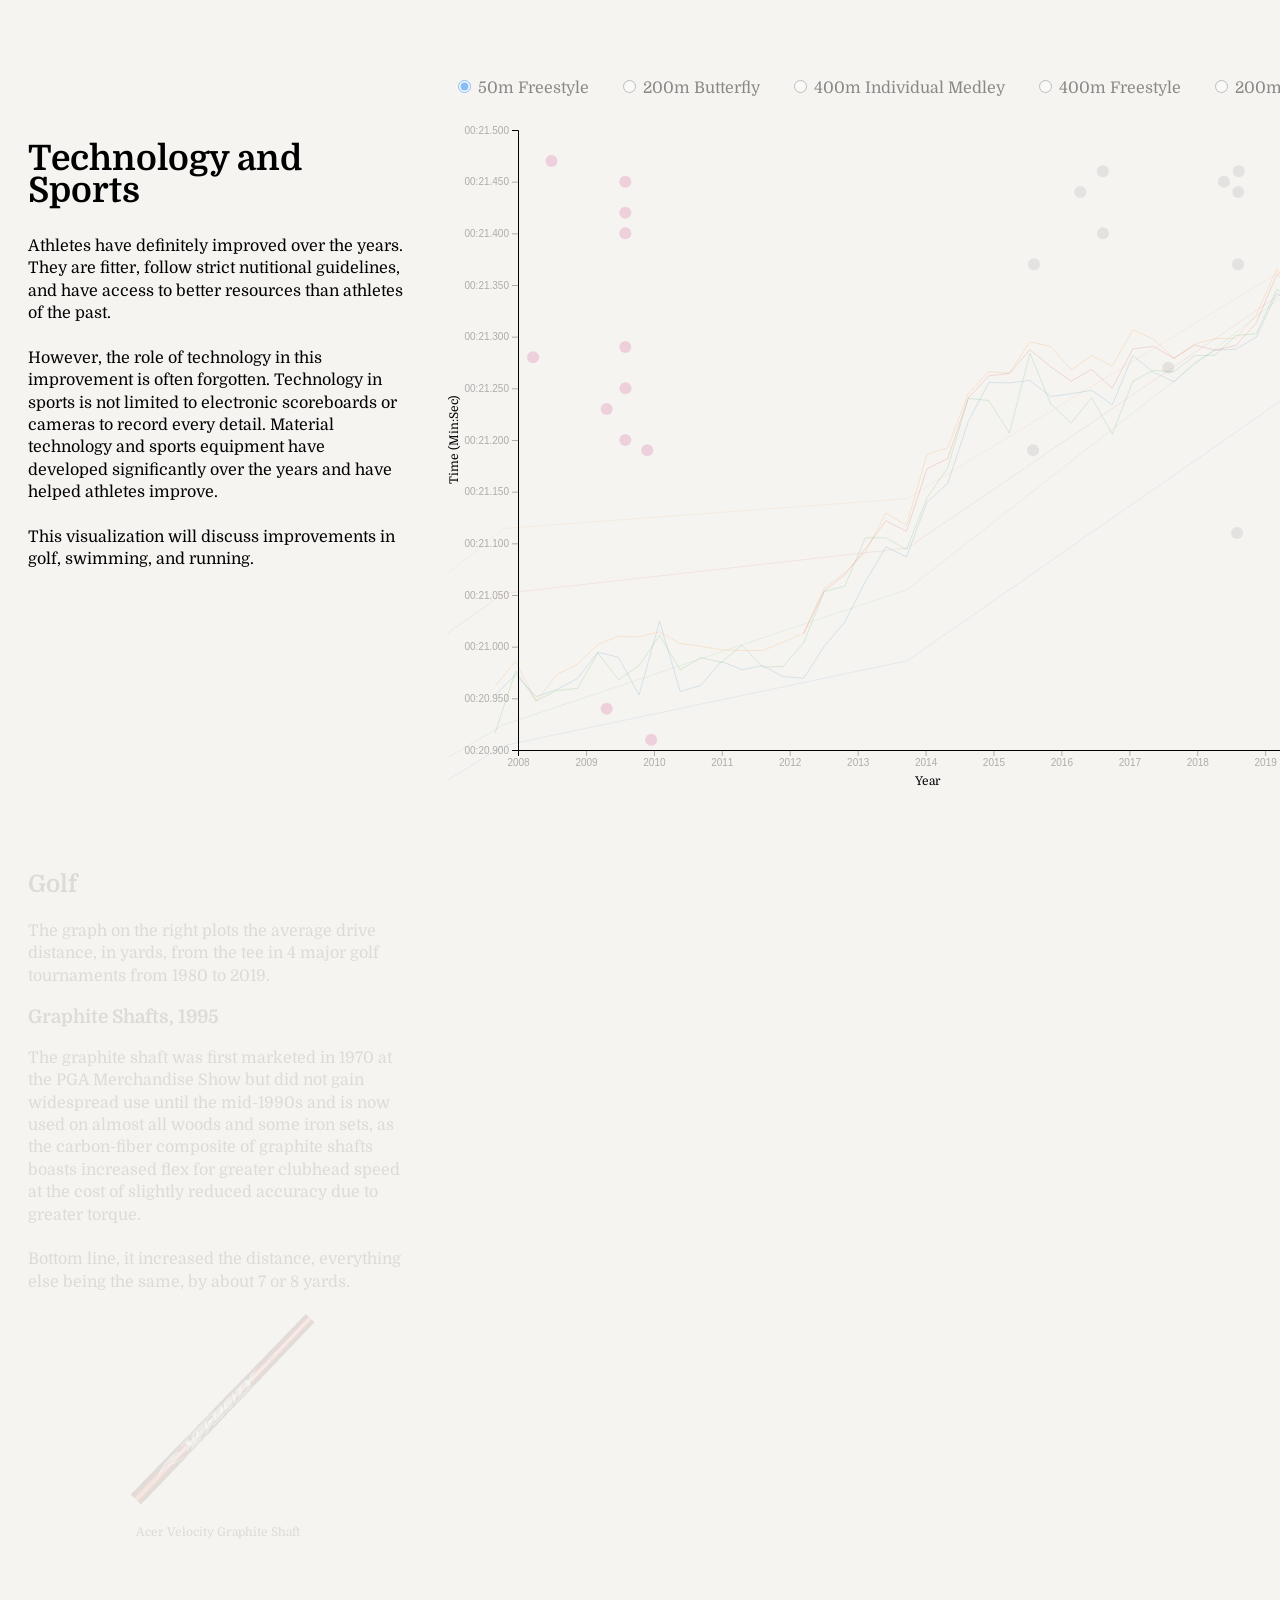
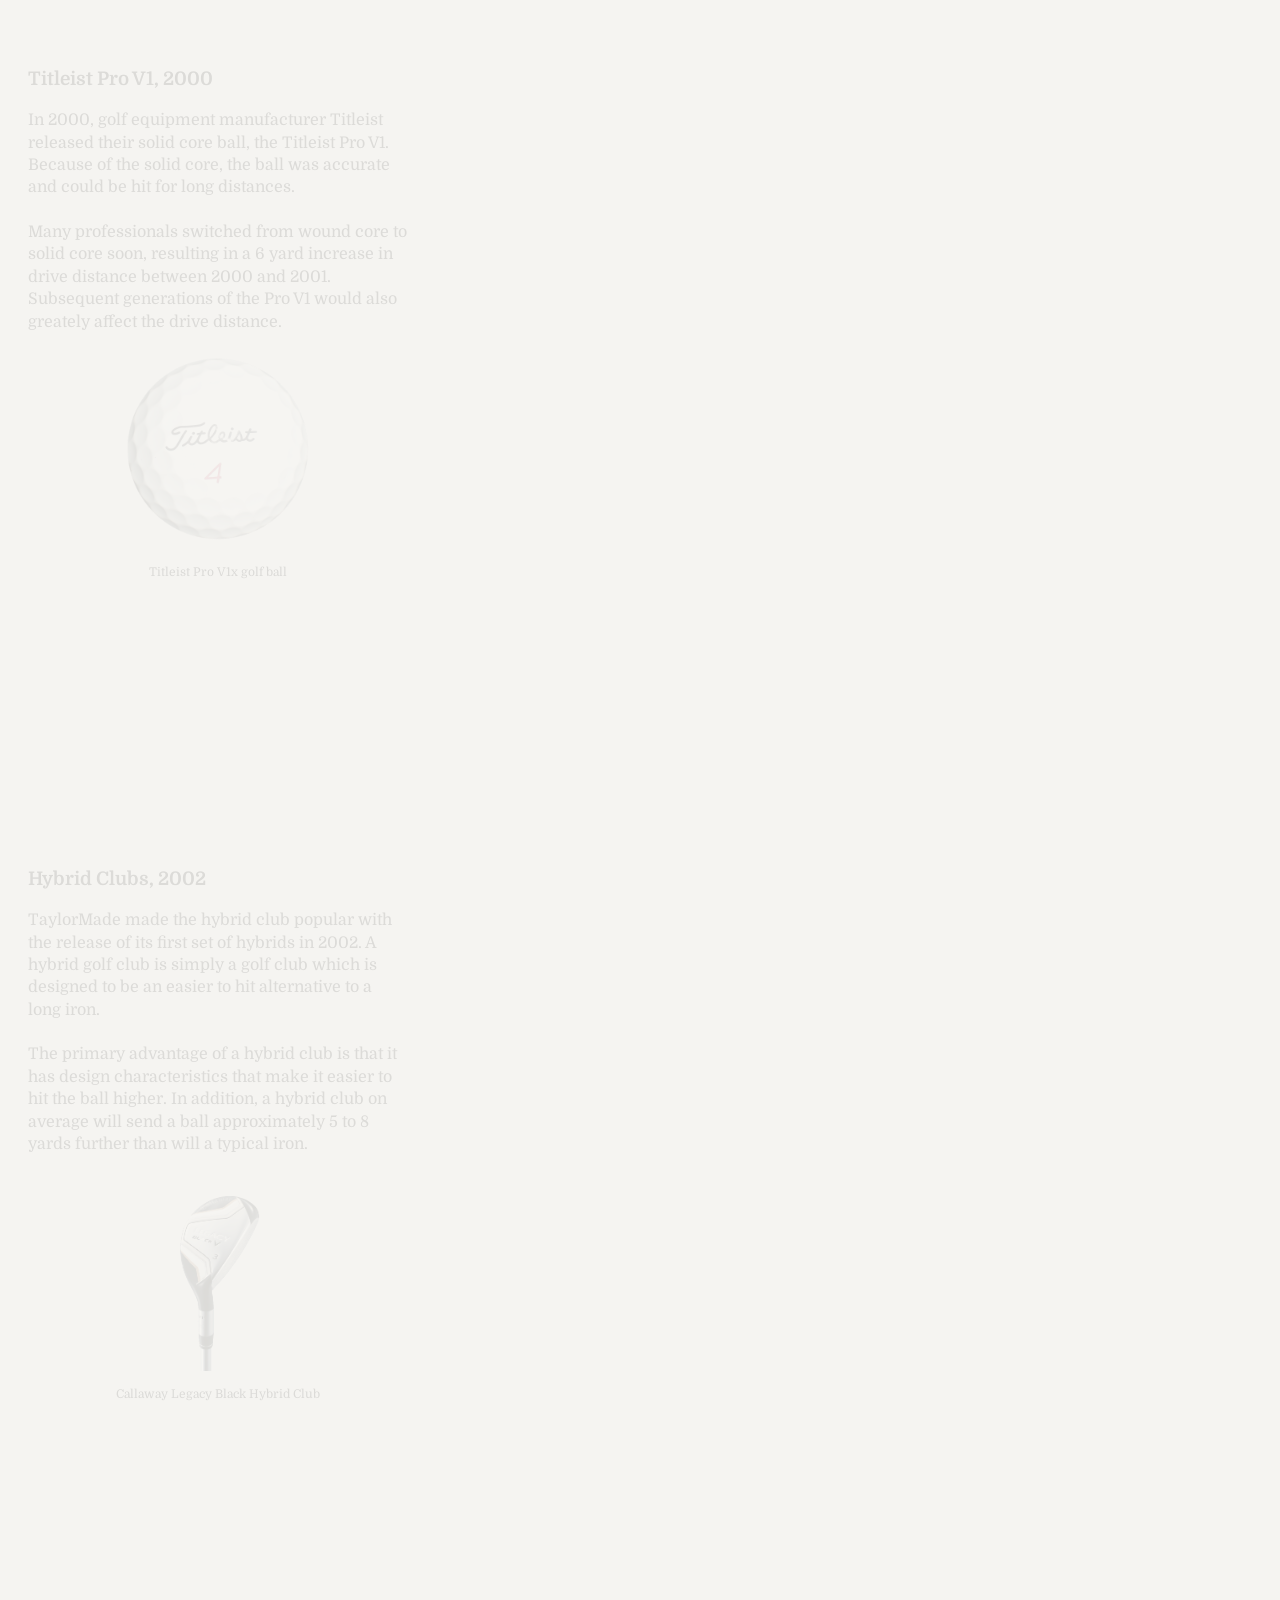
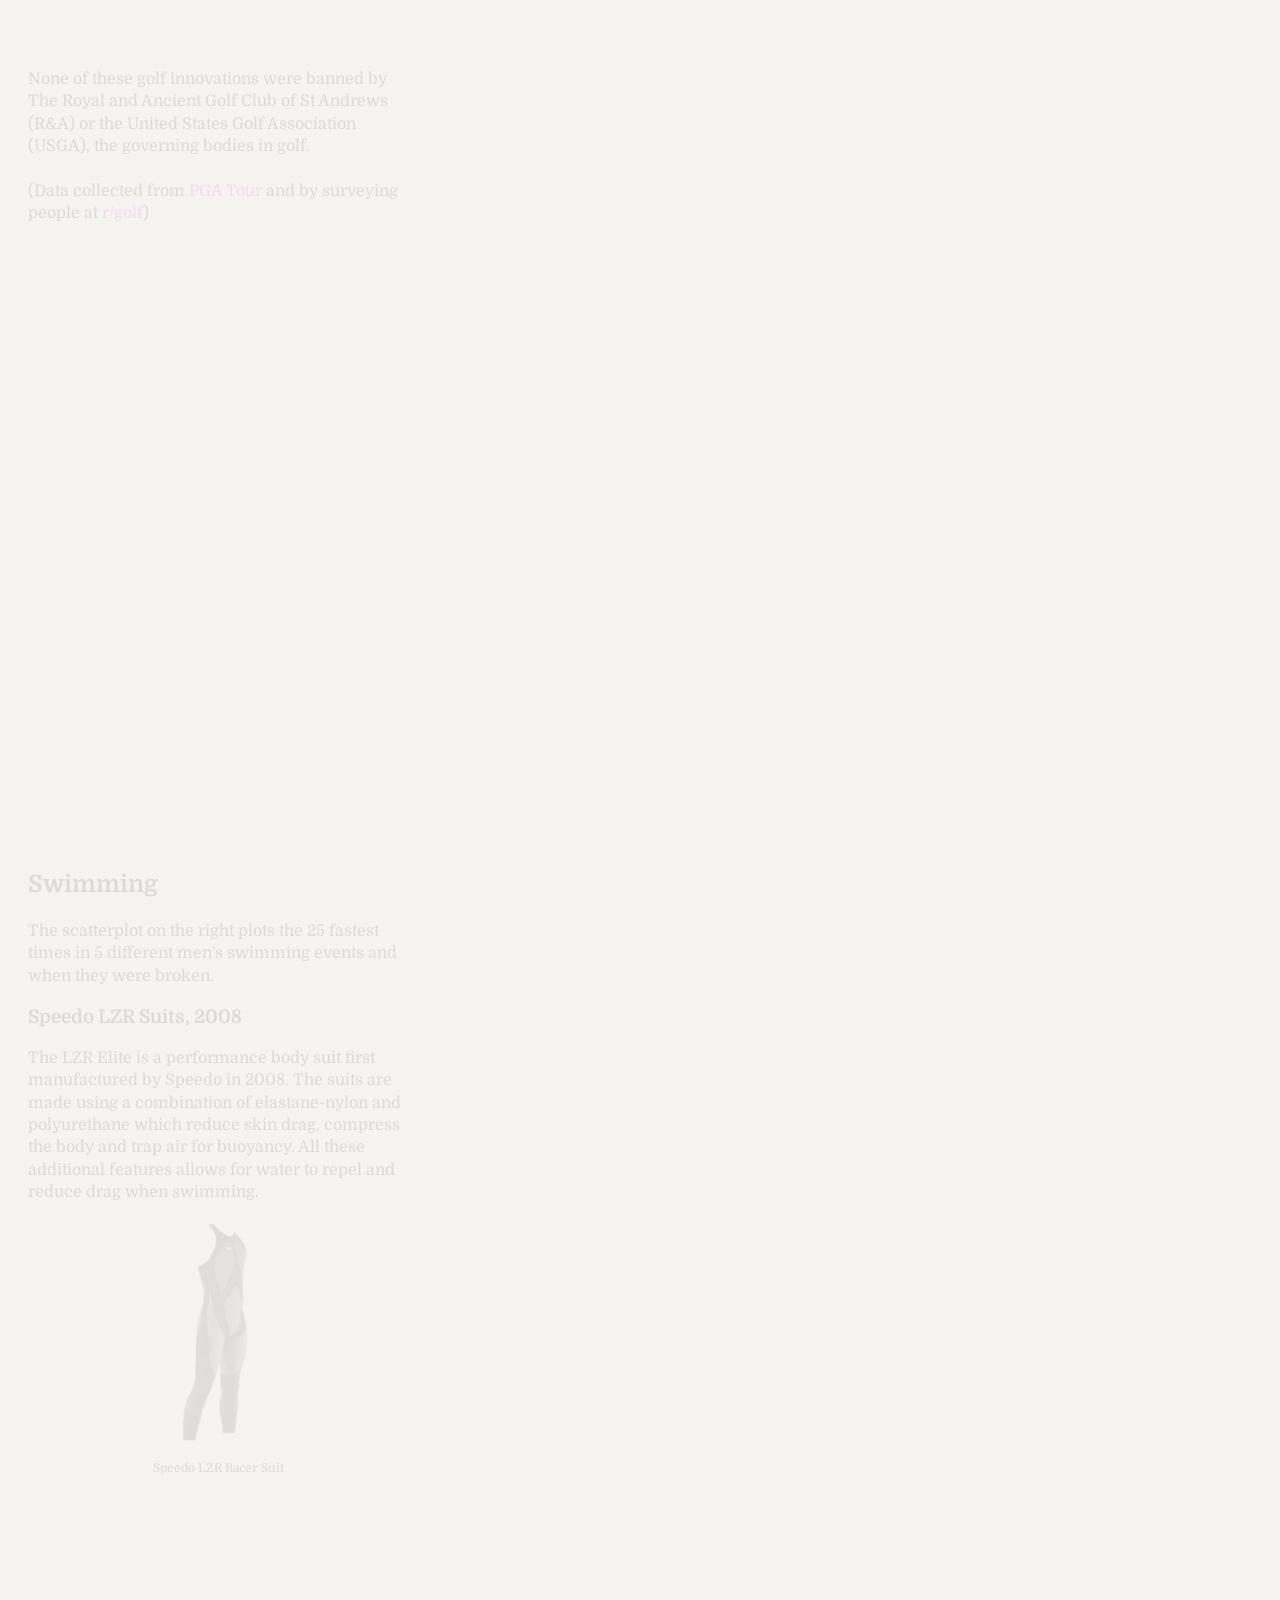
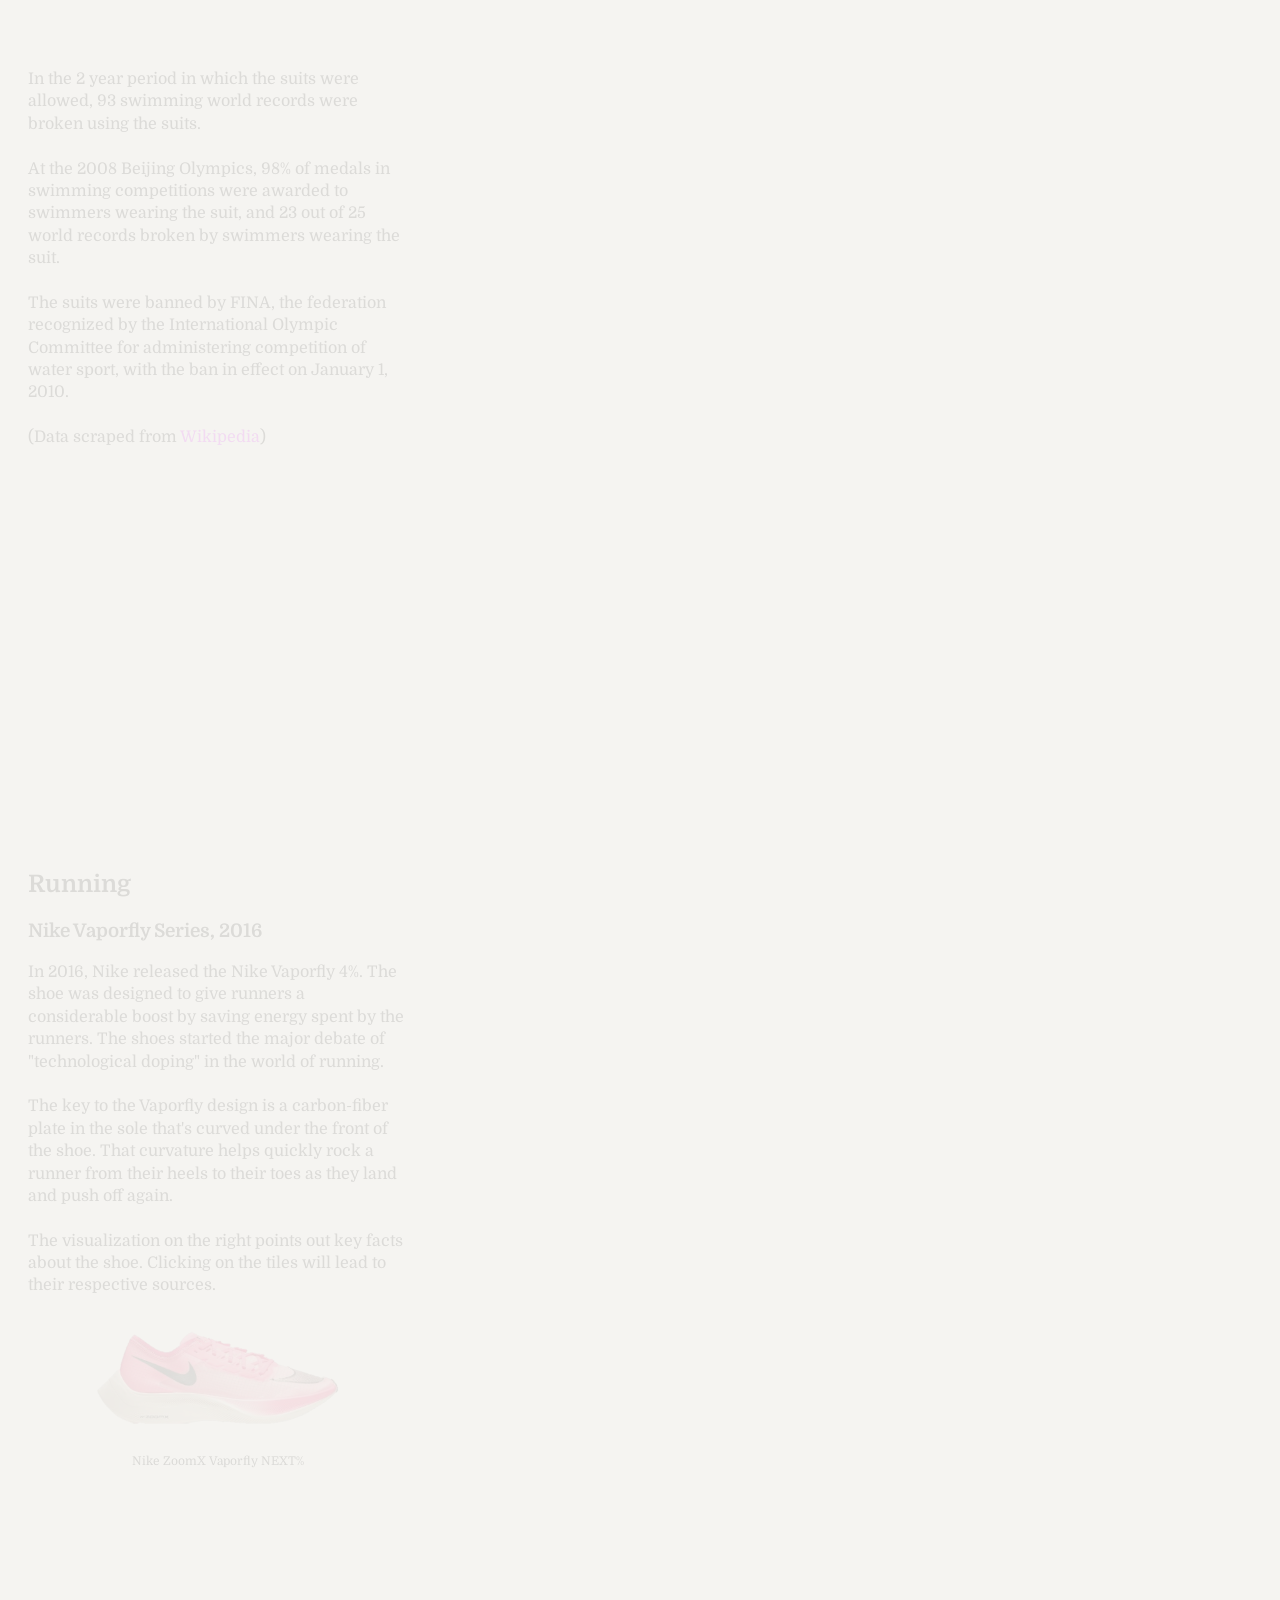
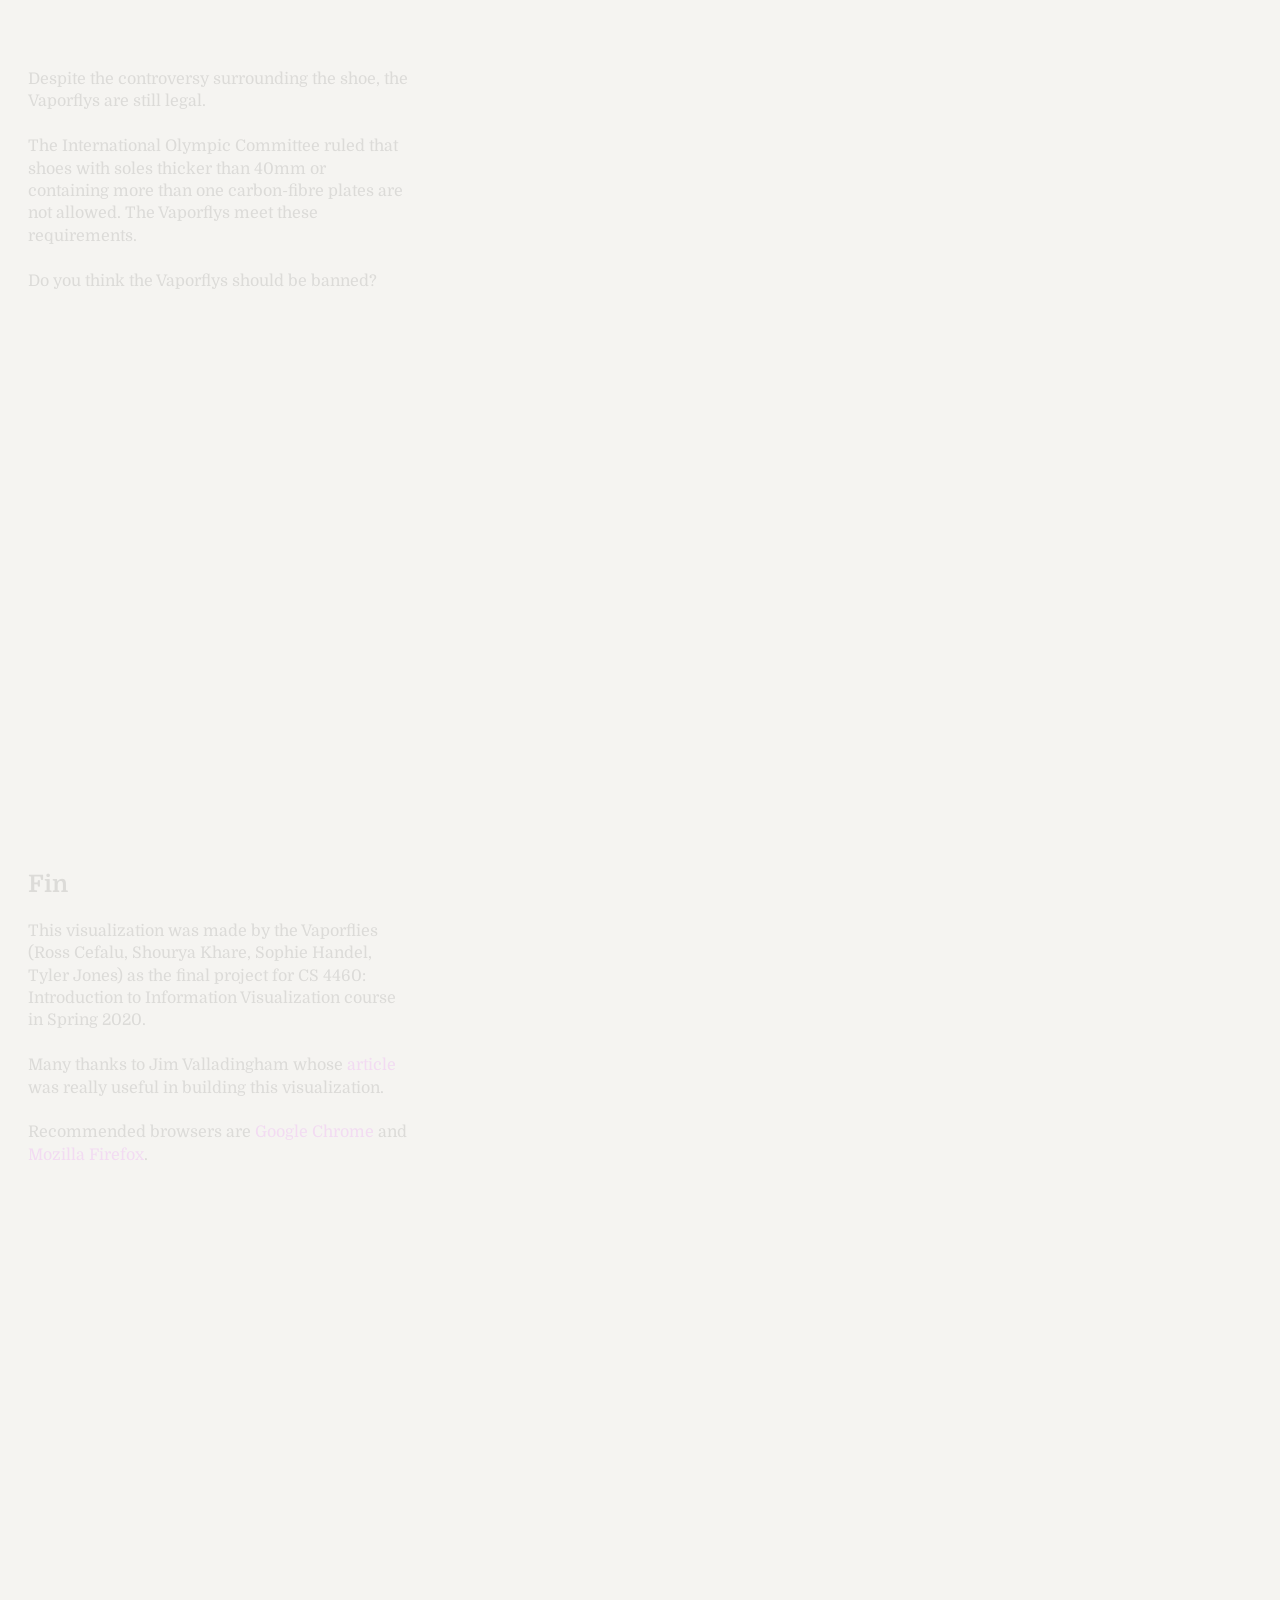
<file: index.html>
<!DOCTYPE HTML>
<html lang="en">
<head>
    <meta charset="utf-8" />
    <meta http-equiv="Cache-control" content="no-cache">
    <title>Technology and Sports</title>
    <link href="https://fonts.googleapis.com/css?family=Domine&display=swap" rel="stylesheet">
    <link href="https://fonts.googleapis.com/css2?family=Varela+Round&display=swap" rel="stylesheet">
    <link rel="stylesheet" href="css/main.css" />
    <link rel="stylesheet" href="css/style.css" />
</head>
<body>
    <script type="text/javascript">
    window.onload = function() {
        setTimeout (function () {
            scrollTo(0,0);
        }, 0);
    }
    </script>
    <div id="graphic">
        <div id="sections">
            <section class="step">
                <div class="title"></div>
                <br><br>
                <h1>Technology and Sports</h1>
                <p>
                    Athletes have definitely improved over the years. They are fitter, follow strict nutitional guidelines,
                    and have access to better resources than athletes of the past. <br /><br />

                    However, the role of technology in this improvement is often forgotten. Technology in sports is not limited to
                    electronic scoreboards or cameras to record every detail. Material technology and sports equipment have developed
                    significantly over the years and have helped athletes improve. <br /><br />

                    This visualization will discuss improvements in golf, swimming, and running. <br /><br />
                </p>
            </section>
            <section class="step">
                <h2>Golf</h2>
                <p>
                The graph on the right plots the average drive distance, in yards, from the tee in 4 major golf tournaments from 1980 to 2019.
                </p>
                <h3>Graphite Shafts, 1995</h3>
                <p>
                The graphite shaft was first marketed in 1970 at the PGA Merchandise Show but did not gain widespread use until the mid-1990s and is now used on
                almost all woods and some iron sets, as the carbon-fiber composite of graphite shafts boasts increased flex for greater clubhead speed at the cost
                of slightly reduced accuracy due to greater torque. <br /><br />

                Bottom line, it increased the distance, everything else being the same, by about 7 or 8 yards.
                </p>
                <img src="images/graphite_shaft.png" height="200" width="200" class="center"/>
                <p style="font-size:12px;" align=center>
                    Acer Velocity Graphite Shaft
                </p>
            </section>
            <section class = 'step'>
                <h3>Titleist Pro V1, 2000</h3>
                <p>
                In 2000, golf equipment manufacturer Titleist released their solid core ball, the Titleist Pro V1. Because of the solid core, the ball was accurate
                and could be hit for long distances. <br /><br />

                Many professionals switched from wound core to solid core soon, resulting in a 6 yard increase in drive distance
                between 2000 and 2001. Subsequent generations of the Pro V1 would also greately affect the drive distance.
                </p>
                <img src="images/titleist_pro_v1.png" height="200" width="200" class="center"/>
                <p style="font-size:12px;" align=center>
                    Titleist Pro V1x golf ball
                </p>
            </section>
            <section class="step">
                <h3>Hybrid Clubs, 2002</h3>
                <p>
                TaylorMade made the hybrid club popular with the release of its first set of hybrids in 2002. A hybrid golf club is simply a golf club which is designed
                to be an easier to hit alternative to a long iron. <br /><br />

                The primary advantage of a hybrid club is that it has design characteristics that make it easier to hit
                the ball higher. In addition, a hybrid club on average will send a ball approximately 5 to 8 yards further than will a typical iron.
                </p>
                <img src="images/hybrid_club.png" height="200" width="200" class="center"/>
                <p style="font-size:12px;" align=center>
                    Callaway Legacy Black Hybrid Club
                </p>
            </section>
            <section class="step">
                <p>
                    None of these golf innovations were banned by The Royal and Ancient Golf Club of St Andrews (R&A) or the United States
                    Golf Association (USGA), the governing bodies in golf. <br /><br />

                    (Data collected from <a href="https://www.pgatour.com">PGA Tour</a> and by surveying people at <a href="https://www.reddit.com/r/golf">r/golf</a>)
                </p>
            </section>
            <section class="step">
                <h2>Swimming</h2>
                <p>
                The scatterplot on the right plots the 25 fastest times in 5 different men's swimming events and when they were broken.
                </p>
                <h3>Speedo LZR Suits, 2008</h3>
                <p>
                The LZR Elite is a performance body suit first manufactured by Speedo in 2008. The suits are made using a combination of elastane-nylon and polyurethane
                which reduce skin drag, compress the body and trap air for buoyancy. All these additional features allows for water to repel and reduce drag when swimming.
                </p>
                <img src="images/full_body_suit.png" width="200" class="center"/>
                <p style="font-size:12px;" align=center>
                    Speedo LZR Racer Suit
                </p>
            </section>
            <section class="step">
                <p>
                In the 2 year period in which the suits were allowed, 93 swimming world records were broken using the suits. <br /><br />

                At the 2008 Beijing Olympics, 98% of medals in swimming competitions were awarded to swimmers wearing the suit, and 23 out of 25 world records
                broken by swimmers wearing the suit. <br /><br />

                The suits were banned by FINA, the federation recognized by the International Olympic Committee for administering competition of water sport, with the ban
                in effect on January 1, 2010. <br /><br />

                (Data scraped from <a href="https://www.wikipedia.org">Wikipedia</a>)
                </p>
            </section>
            <section class="step">
                <h2>Running</h2>
                <h3>Nike Vaporfly Series, 2016</h3>
                <p>
                    In 2016, Nike released the Nike Vaporfly 4%. The shoe was designed to give runners a considerable boost by saving energy spent by the runners. The shoes
                    started the major debate of "technological doping" in the world of running. <br /><br />

                    The key to the Vaporfly design is a carbon-fiber plate in the sole that's curved under the front of the shoe. That curvature helps quickly rock
                    a runner from their heels to their toes as they land and push off again. <br /><br />

                    The visualization on the right points out key facts about the shoe. Clicking on the tiles will lead to their respective sources.
                </p>
                <img src="images/vaporfly.png" width="250" class="center"/>
                <p style="font-size:12px;" align=center>
                    Nike ZoomX Vaporfly NEXT%
                </p>
            </section>
            <section class="step">
                <p>
                    Despite the controversy surrounding the shoe, the Vaporflys are still legal. <br /><br />

                    The International Olympic Committee ruled that shoes with soles thicker than 40mm
                    or containing more than one carbon-fibre plates are not allowed. The Vaporflys meet these requirements. <br /><br />

                    Do you think the Vaporflys should be banned?
                </p>
            </section>
            <section class="step">
                <h2>Fin</h2>
                <p>
                    This visualization was made by the Vaporflies (Ross Cefalu, Shourya Khare, Sophie Handel, Tyler Jones) as the final project for CS 4460: Introduction
                    to Information Visualization course in Spring 2020. <br /><br />

                    Many thanks to Jim Valladingham whose <a href="https://vallandingham.me/scroller.html">article</a> was really useful in building this visualization. <br /><br />

                    Recommended browsers are <a href="https://www.google.com/chrome/">Google Chrome</a> and <a href="https://www.mozilla.org/en-US/firefox/new/">
                    Mozilla Firefox</a>.
                </p>
            </section>
        </div>
        <div id="vis">
            <div class="input-wrapper" style="position:relative; height:90px">
                <div class="checkboxes" id="golf-inputs">
                    <input type="checkbox" id="us_open" name="golf" checked>
                    <label for="us_open" id="us_open_label">US Open Championship</label>
                    <input type="checkbox" id="pga_champ" name="golf" checked>
                    <label for="pga_champ" id="pga_champ_label">PGA Championship</label>
                    <input type="checkbox" id="the_open" name="golf" checked>
                    <label for="the_open" id="the_open_label">The Open Championship</label>
                    <input type="checkbox" id="masters" name="golf" checked>
                    <label for="masters" id="masters_label">Masters Tournament</label>
                </div>
                <div class="checkboxes" id="swim-inputs">
                    <input type="radio" id="50_free" name="swimming" checked />
                    <label for="50_free" id="50_free_label">50m Freestyle</label>
                    <input type="radio" id="200_butterfly" name="swimming" />
                    <label for="200_butterfly" id="200_butterfly_label">200m Butterfly</label>
                    <input type="radio" id="400_indv_medley" name="swimming" />
                    <label for="400_indv_medley" id="400_indv_medley_label">400m Individual Medley</label>
                    <input type="radio" id="400_free" name="swimming" />
                    <label for="400_free" id="400_free_label">400m Freestyle</label>
                    <input type="radio" id="200_back" name="swimming" />
                    <label for="200_back" id="200_back_label">200m Backstroke</label>
                </div>
            </div>
            <div class="svg-wrapper" style="position:relative; left:-60px">
                <div id="svg_div">
                    <svg width="900" height="700">
                    </svg>
                </div>
            </div>
        </div>
    </div>
</body>
<script src="lib/d3.js"></script>
<script src="js/golf.js"></script>
<script src="js/swimming.js"></script>
<script src="js/running.js"></script>
<script src="js/scroller.js"></script>
<script src="js/sections.js"></script>
</html>
</file>
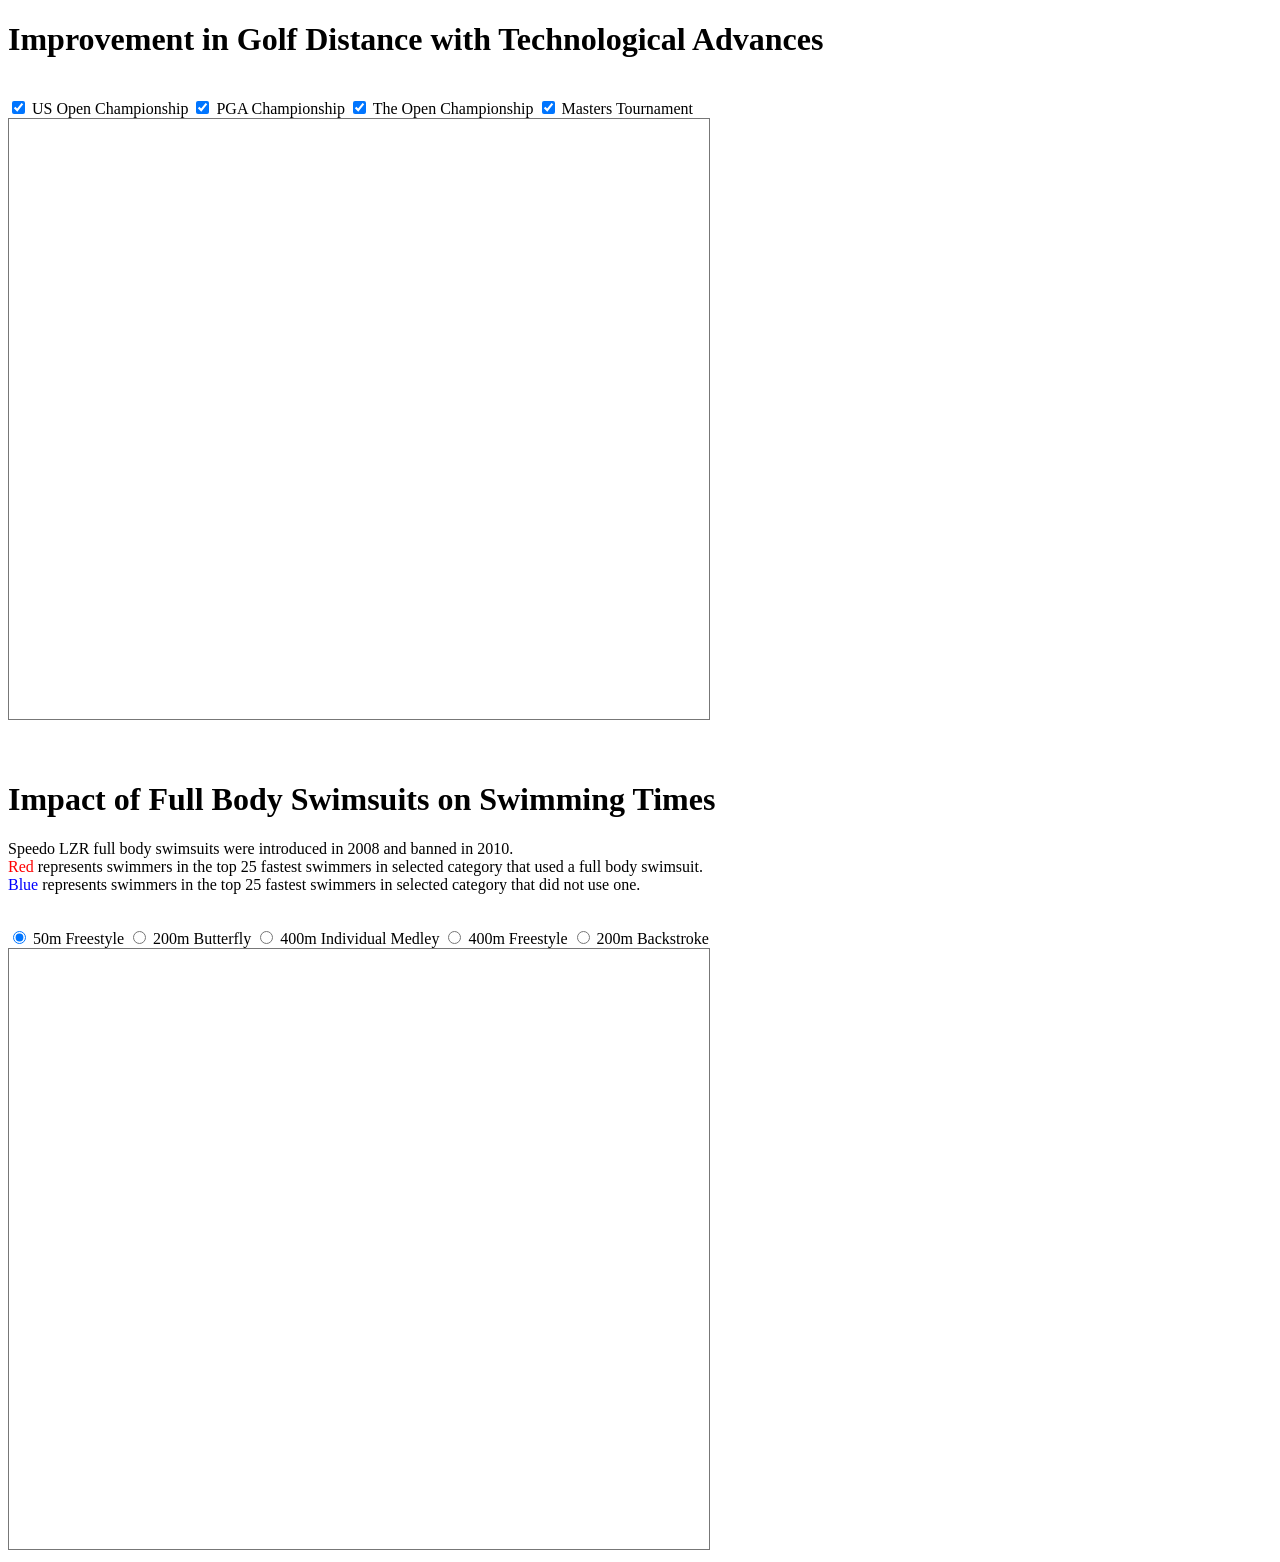
<file: index_dr2.html>
<!DOCTYPE HTML>
<html lang="en">
<head>
    <meta charset="utf-8" />
    <title>Vaporflies - CS 4460 Final Project</title>
    <link rel="stylesheet" href="./css/main.css" />
</head>
<body>
    <h1>Improvement in Golf Distance with Technological Advances</h1>
    <br />
    <input type="checkbox" id="us_open" name="golf" checked/>
    <label for="us_open" id="us_open_label">US Open Championship</label>
    <input type="checkbox" id="pga_champ" name="golf" checked/>
    <label for="pga_champ" id="pga_champ_label">PGA Championship</label>
    <input type="checkbox" id="the_open" name="golf" checked/>
    <label for="the_open" id="the_open_label">The Open Championship</label>
    <input type="checkbox" id="masters" name="golf" checked/>
    <label for="masters" id="masters_label">Masters Tournament</label>
    <div id="golf_main">
        <svg width="700" height="600" style="border: 1px solid #777;">
        </svg>
    </div>

    <br /><br />

    <h1>Impact of Full Body Swimsuits on Swimming Times</h1>
    <p>
        Speedo LZR full body swimsuits were introduced in 2008 and banned in
        2010. <br />
        <span style="color:red;">Red</span> represents swimmers in the top 25
        fastest swimmers in selected category that used a full body swimsuit.
        <br />
        <span style="color:blue;">Blue</span> represents swimmers in the top 25
        fastest swimmers in selected category that did not use one.
    </p>
    <br />
    <input type="radio" id="50_free" name="swimming" checked />
    <label for="50_free" id="50_free_label">50m Freestyle</label>
    <input type="radio" id="200_butterfly" name="swimming" />
    <label for="200_butterfly" id="200_butterfly_label">200m Butterfly</label>
    <input type="radio" id="400_indv_medley" name="swimming" />
    <label for="400_indv_medley" id="400_indv_medley_label">400m Individual Medley</label>
    <input type="radio" id="400_free" name="swimming" />
    <label for="400_free" id="400_free_label">400m Freestyle</label>
    <input type="radio" id="200_back" name="swimming" />
    <label for="200_back" id="200_back_label">200m Backstroke</label>
    <div id="swim_main">
        <svg width="700" height="600" style="border: 1px solid #777;">
        </svg>
    </div>
</body>
<script src="https://d3js.org/d3.v5.min.js"></script>
<script src="./js/golf.js"></script>
<script src="./js/swimming.js"></script>
</html>
</file>
<file: css/main.css>
.innovations:hover {
    opacity: 1;
}

.innovations {
    opacity: 0.5;
}

.label {
    fill: black;
    font-size: 12px;
    text-anchor: middle;
    font-family: "Domine", serif;
}

.checkboxes input {
    margin: 80px 0px 0px 0px;
}

.checkboxes label {
    margin: 80px 30px 0px 3px;
}

#golf-inputs {
    position: absolute;
    top: 0;
    left: 0;
}

#swim-inputs {
    position: absolute;
    top: 0;
    left: 0;
    opacity: 0;
    pointer-events: none;
    z-index: -1;
}

.tile {
    cursor: pointer;
    opacity: 0.5;
}

.tile text {
    stroke: black;
    fill: white;
    font-family: "Varela Round", sans-serif;
    font-size: 75px;
}

.tile:hover {
    transition-duration: 500ms;
    opacity: 1;
}
</file>
<file: css/style.css>
body {
    background-color: rgb(245, 244, 241);
    overflow-x: hidden;
}

#sections {
    position: relative;
    display: inline-block;
    width: 400px;
    top: 60px;
    z-index: 90;
    margin-right: 50px;
}

.categoryLegend {
    font-family: "Domine", serif;
}

.step {
    margin-bottom: 100px;
    margin-left: 20px;
    height: 700px;
    font-family: "Domine", serif;
    font-weight: 400;
    line-height: 1.4em;
    text-align: left;
}

h1, h2 {
    font-weight: 700;
    text-align: left;
    line-height: 32px;
}

h1 {
    font-size: 35px;
}

strong {
    color: rgb(245, 155, 155);
}

#graphic {
    margin: auto;
    width: 1500px;
    flex-direction: row;
    align-items: top;
    justify-content: space-around;
}

#vis {
    display: inline-block;
    position: fixed;
    top: 0px;
    z-index: 1;
    margin-left: 0;
    height: 1000px;
    width: 1000px;
    text-align: center;
}

.tick line {
    stroke: 'red'
}

#tooltip {
    position: absolute;
    display: none;
    background: rgba(0, 0, 0, .7);
    border-radius: 3px;
    color: white;
    padding: 6px;
    font-family: "Domine", serif;
    font-size: 1.1em;
    z-index: 100;
    max-width: 300px;
}

a {
    color: rgb(221, 0, 255);
    text-decoration: none;
}

.center {
    display: block;
    margin-left: auto;
    margin-right: auto;
}

label {
    font-family: "Domine", serif;
}

.dot {
    opacity: 0.7;
}

.dot:hover {
    opacity: 1;
    stroke: black;
}
</file>
